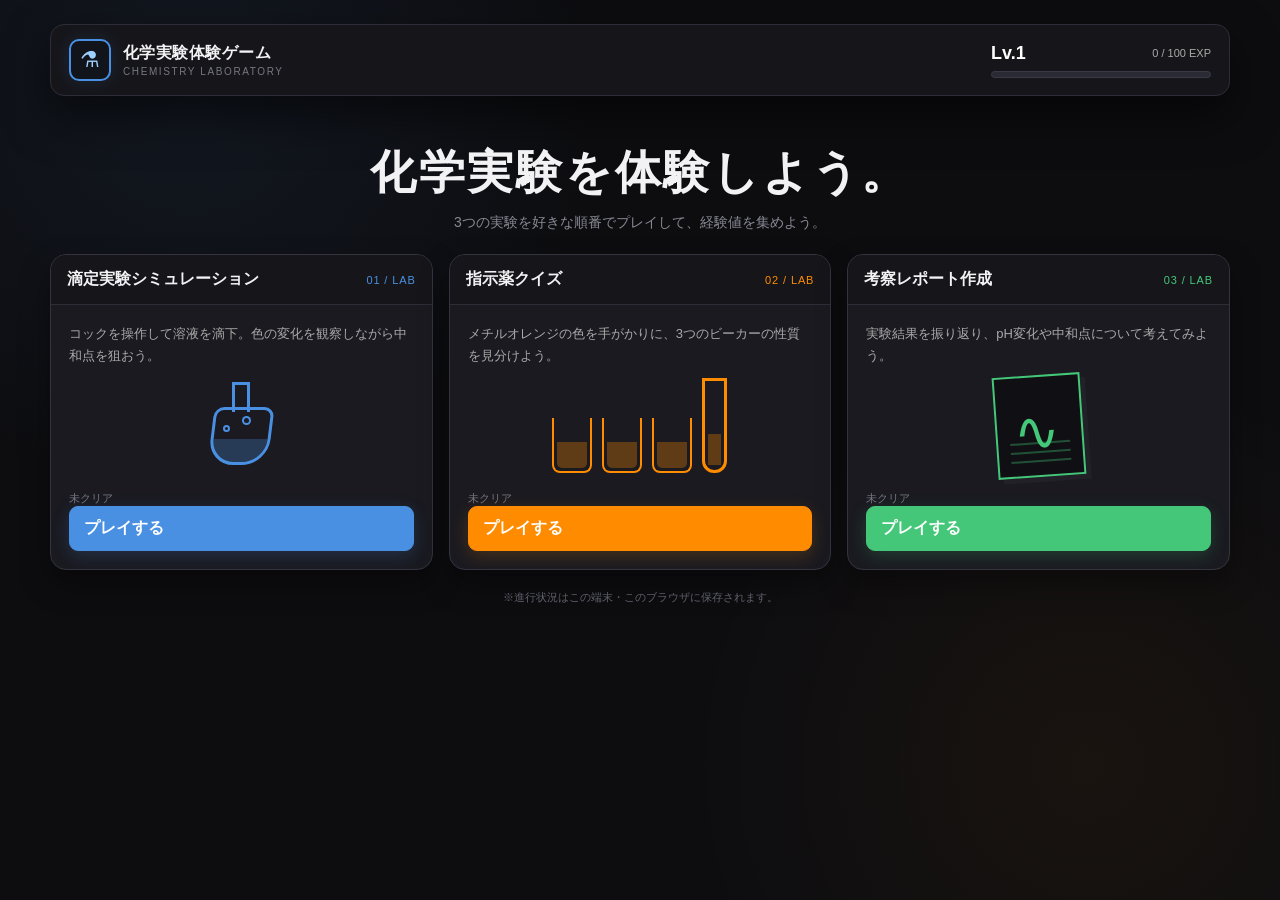
<file: index.html>
<!DOCTYPE html>
<html lang="ja">
<head>
<meta charset="UTF-8"><meta name="viewport" content="width=device-width,initial-scale=1.0"><title>化学実験体験ゲーム</title>
<link rel="stylesheet" href="style.css">
</head>
<body>
<div class="app-bg"><div class="app-shell">
  <header class="topbar">
    <a class="brand" href="index.html" aria-label="トップへ">
      <div class="logo">⚗</div><div><div class="brand-title">化学実験体験ゲーム</div><div class="brand-sub">CHEMISTRY LABORATORY</div></div>
    </a>
    <div class="player-status">
      <div class="status-row"><span class="level" data-player-level>Lv.1</span><span class="exp-text" data-player-exp>0 / 100 EXP</span></div>
      <div class="exp-track"><div class="exp-bar" data-exp-bar></div></div>
    </div>
  </header>

  <section class="hero"><h1>化学実験を体験しよう。</h1><p>3つの実験を好きな順番でプレイして、経験値を集めよう。</p></section>

  <main class="cards">
    <article class="game-card titration" data-game-card="titration">
      <div class="card-head"><span class="card-title">滴定実験シミュレーション</span><span class="card-num">01 / LAB</span></div>
      <div class="card-body">
        <div class="card-desc">コックを操作して溶液を滴下。色の変化を観察しながら中和点を狙おう。</div>
        <div class="illustration"><div class="flask"><div class="flask-neck"></div><div class="flask-body"><div class="flask-liquid"></div></div><div class="bubbles"></div></div></div>
        <div class="score-line" data-score="titration"></div>
        <div class="card-bottom"><a class="play-btn" href="tekitei.html">プレイする</a><span class="clear-badge">CLEAR</span></div>
      </div>
    </article>

    <article class="game-card indicator" data-game-card="indicator">
      <div class="card-head"><span class="card-title">指示薬クイズ</span><span class="card-num">02 / LAB</span></div>
      <div class="card-body">
        <div class="card-desc">メチルオレンジの色を手がかりに、3つのビーカーの性質を見分けよう。</div>
        <div class="illustration"><div class="beakers"><div class="mini-beaker"></div><div class="mini-beaker"></div><div class="mini-beaker"></div><div class="tube"></div></div></div>
        <div class="score-line" data-score="indicator"></div>
        <div class="card-bottom"><a class="play-btn" href="yosyumetiru_v2.html">プレイする</a><span class="clear-badge">CLEAR</span></div>
      </div>
    </article>

    <article class="game-card report" data-game-card="report">
      <div class="card-head"><span class="card-title">考察レポート作成</span><span class="card-num">03 / LAB</span></div>
      <div class="card-body">
        <div class="card-desc">実験結果を振り返り、pH変化や中和点について考えてみよう。</div>
        <div class="illustration"><div class="report-paper"><div class="report-lines"></div></div></div>
        <div class="score-line" data-score="report"></div>
        <div class="card-bottom"><a class="play-btn" href="kousatsu_report.html">プレイする</a><span class="clear-badge">CLEAR</span></div>
      </div>
    </article>
  </main>

  <p class="footer-note">※進行状況はこの端末・このブラウザに保存されます。</p>
</div></div>
<script src="game-data.js"></script>
<script>
  function render() {
    ChemistryGame.renderHeader();
    const data = ChemistryGame.load();
    document.querySelectorAll('[data-game-card]').forEach(card => {
      const id = card.dataset.gameCard;
      const g = data.games[id];
      if (g && g.cleared) card.classList.add('cleared');
      const score = card.querySelector(`[data-score="${id}"]`);
      if (score) score.textContent = g && g.bestScore != null ? `最高スコア：${g.bestScore} / 100` : '未クリア';
    });
  }
  render();
</script>
</body></html>
</file>
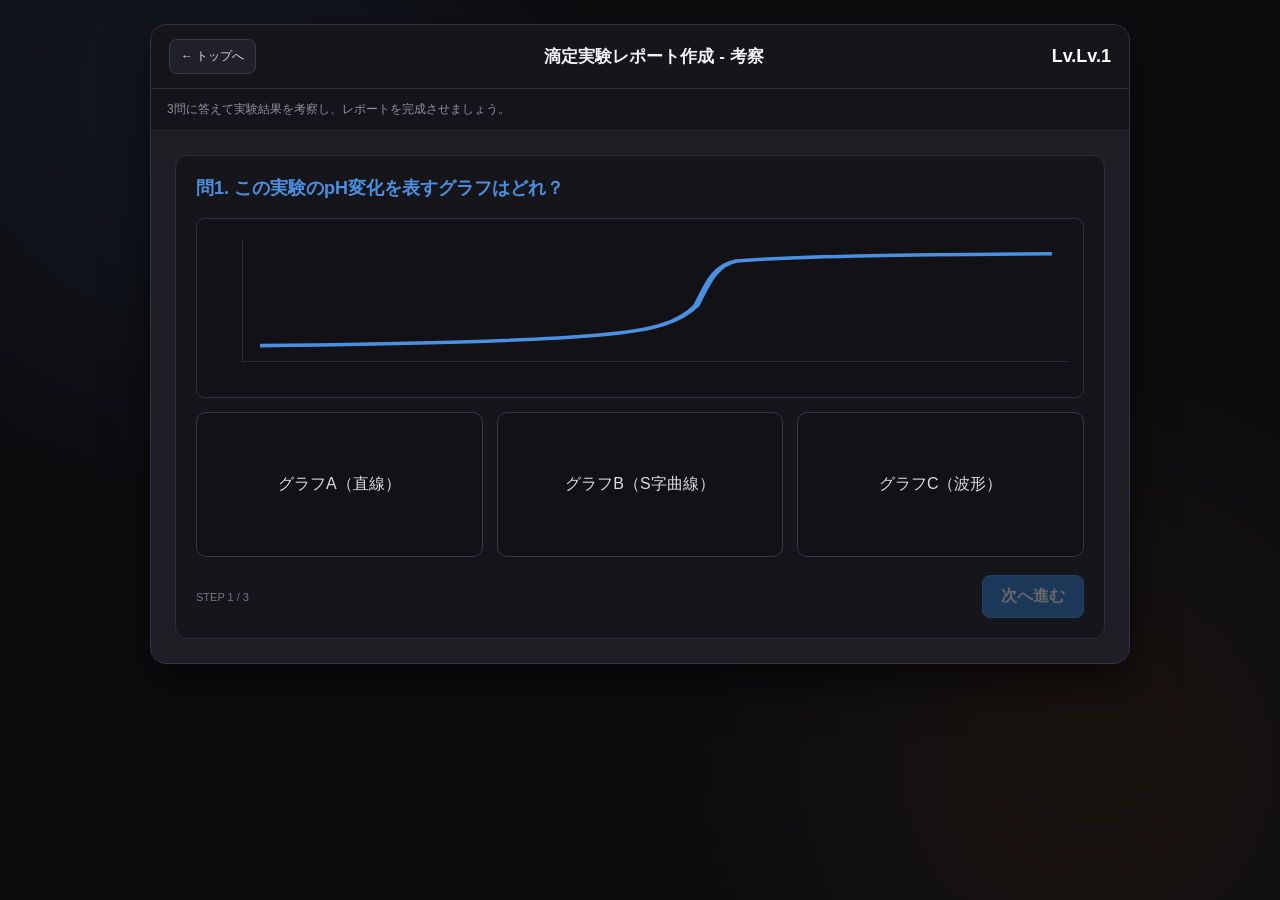
<file: kousatsu_report.html>
<!DOCTYPE html><html lang="ja"><head><meta charset="UTF-8"><meta name="viewport" content="width=device-width,initial-scale=1.0"><title>滴定実験レポート作成 - 考察</title><link rel="stylesheet" href="style.css">
<style>
.report-wrap{padding:24px}.question{background:#16161a;border:1px solid #2d2d38;border-radius:12px;padding:20px}.question h2{font-size:18px;color:#4a90e2;margin:0 0 18px}.options{display:grid;grid-template-columns:repeat(3,1fr);gap:14px}.option{min-height:145px;border:1px solid #383844;background:#111116;border-radius:10px;padding:16px;display:grid;place-items:center;text-align:center;color:#ddd;cursor:pointer;transition:.18s}.option:hover{border-color:#4a90e2}.option.selected{border-color:#4a90e2;background:#182538;box-shadow:0 0 0 1px #4a90e2 inset}.nav{display:flex;justify-content:space-between;align-items:center;margin-top:18px}.step{color:#777783;font-size:11px}.next{background:#2677cc;border:1px solid #4a90e2;color:#fff;border-radius:8px;padding:10px 18px;font-weight:800}.next:disabled{opacity:.35;cursor:not-allowed}.report-page{display:none;background:#0d0d10;border:1px solid #2d2d38;border-radius:10px;padding:18px;color:#55e486;font-family:'Courier New',monospace;white-space:pre-wrap;line-height:1.65;font-size:12px;max-height:430px;overflow:auto}.stamp{display:none;margin:16px auto 0;width:110px;height:110px;border:4px double #ff4d4d;border-radius:50%;align-items:center;justify-content:center;flex-direction:column;color:#ff4d4d;transform:rotate(-10deg);font-weight:900}.stamp.show{display:flex}.stamp strong{font-size:38px;line-height:1}.stamp small{font-size:9px;letter-spacing:.12em}.graph{height:180px;border:1px solid #30303c;border-radius:9px;background:#111116;position:relative;overflow:hidden;margin-bottom:14px}.graph:before,.graph:after{content:'';position:absolute;background:#292934}.graph:before{left:45px;right:15px;bottom:35px;height:1px}.graph:after{left:45px;top:20px;bottom:35px;width:1px}.curve{position:absolute;left:55px;right:20px;bottom:35px;height:110px;border-bottom:3px solid transparent;border-right:3px solid transparent}.curve svg{width:100%;height:100%}
@media(max-width:650px){.report-wrap{padding:12px}.options{grid-template-columns:1fr}.option{min-height:85px}.graph{height:150px}}
</style></head><body><div class="app-bg"><div class="game-page"><div class="game-frame">
<header class="game-header"><a class="back-btn" href="index.html">← トップへ</a><h1>滴定実験レポート作成 - 考察</h1><div class="level">Lv.<span data-player-level>1</span></div></header><div class="notice">3問に答えて実験結果を考察し、レポートを完成させましょう。</div>
<main class="report-wrap"><div id="questions"></div><div id="report" class="report-page"></div><div id="stamp" class="stamp"><strong id="rank">S</strong><small id="rankText">EXCELLENT</small></div></main>
</div></div></div>
<div id="result" class="result-overlay"><div class="result-modal"><div class="result-icon">📝</div><h2 id="result-title">レポート完成！</h2><div class="result-score" id="score">100点</div><div class="result-exp" id="exp">+80 EXP</div><p id="detail" style="color:#9999a6;font-size:12px"></p><div class="modal-actions"><a href="index.html" class="primary">トップへ戻る</a><button onclick="location.reload()">もう一度</button></div></div></div>
<div id="levelup" class="level-up"><div class="level-up-box"><div class="level-up-label">LEVEL UP</div><div class="level-up-number" id="level-number">Lv.2</div><button id="level-close">続ける</button></div></div>
<script src="game-data.js"></script><script>
ChemistryGame.renderHeader();
const qs=[{title:'問1. この実験のpH変化を表すグラフはどれ？',options:['グラフA（直線）','グラフB（S字曲線）','グラフC（波形）'],answer:1},{title:'問2. 数滴で色が急激に変化した理由は？',options:['液の温度が上昇したため','pHジャンプが起きたため','指示薬が蒸発したため'],answer:1},{title:'問3. 滴定の技術は生活のどこで役立つ？',options:['食品の酸度チェック','金属の硬度測定','電気の電圧測定'],answer:0}];let step=0,answers=[];
function renderQuestion(){const q=qs[step];document.getElementById('questions').innerHTML=`<section class="question"><h2>${q.title}</h2>${step===0?'<div class="graph"><div class="curve"><svg viewBox="0 0 500 120" preserveAspectRatio="none"><path d="M5,105 C100,103 170,100 215,93 C250,88 265,78 275,60 C282,35 286,15 300,10 C345,4 410,3 495,2" fill="none" stroke="#4a90e2" stroke-width="4"/></svg></div></div>':''}<div class="options">${q.options.map((o,i)=>`<div class="option" data-i="${i}">${o}</div>`).join('')}</div><div class="nav"><span class="step">STEP ${step+1} / 3</span><button class="next" id="next" disabled>${step===2?'レポート作成':'次へ進む'}</button></div></section>`;document.querySelectorAll('.option').forEach(el=>el.onclick=()=>{document.querySelectorAll('.option').forEach(x=>x.classList.remove('selected'));el.classList.add('selected');answers[step]=+el.dataset.i;document.getElementById('next').disabled=false});document.getElementById('next').onclick=()=>{if(step<2){step++;renderQuestion()}else generateReport()}}
renderQuestion();
function generateReport(){document.getElementById('questions').style.display='none';document.querySelector('.notice').textContent='実験レポート出力結果';const graphAns=answers[0]===1?'グラフB（S字曲線）':`グラフ${String.fromCharCode(65+answers[0])}`;const reasonAns=answers[1]===1?'中和点付近での急激なpHジャンプ':'液の物理的変化';const lifeAns=answers[2]===0?'食品（お酢や果汁）の酸度測定・品質管理':'各種工業的測定';const text=`================================================\n            化学実験報告書（中和滴定）\n================================================\n\n【目的】\n水酸化ナトリウム溶液を塩酸溶液で滴定し、指示薬（メチルオレンジ）の変色域および中和反応の概要を理解する。\n\n【実験器具】\nビュレット、コック、ビーカー、スポイト、メチルオレンジ指示薬\n\n【実験操作】\n1. ビーカーに未知の溶液を用意する。\n2. コックを操作し、ビュレットから溶液を少しずつ滴下する。\n3. 指示薬の色の変化（黄色→橙色→赤色）を観察する。\n\n【実験結果】\n・滴下量：10.00 mL 付近で色の変化を確認。\n・中和における指示薬の色：橙色\n\n【考察】\n1. pH変化の挙動：\n   本実験における水溶液のpH変化は「${graphAns}」の挙動を示した。\n\n2. 急激な変色理由：\n   中和点付近にて「${reasonAns}」が発生するため、わずかな滴下量で劇的な変色が観察された。\n\n3. 生活への応用・展開：\n   本実験で用いた濃度決定技術（滴定）は、身近な「${lifeAns}」など幅広く活用されている。\n\n================================================\nEND OF REPORT\n================================================`;
const box=document.getElementById('report');box.style.display='block';let i=0;function type(){if(i<text.length){box.textContent+=text[i++];box.scrollTop=box.scrollHeight;setTimeout(type,7)}else finish()}type();}
function finish(){let correct=answers.reduce((n,a,i)=>n+(a===qs[i].answer?1:0),0);let score=[25,50,75,100][correct];let exp=Math.round(score*.8);let rank=score===100?'S':score>=75?'A':'B';document.getElementById('rank').textContent=rank;document.getElementById('rankText').textContent=rank==='S'?'EXCELLENT':rank==='A'?'GREAT':'GOOD';document.getElementById('stamp').style.color=rank==='S'?'#ff4d4d':rank==='A'?'#ffcc00':'#4cd964';document.getElementById('stamp').style.borderColor=document.getElementById('stamp').style.color;document.getElementById('stamp').classList.add('show');const r=ChemistryGame.complete('report',score,exp);document.getElementById('result-title').textContent=score>=60?'レポート完成！':'未クリア';document.getElementById('score').textContent=score+'点';document.getElementById('exp').textContent=r.expGain>0?`+${r.expGain} EXP`:'EXP獲得なし（最高記録を更新しませんでした）';document.getElementById('detail').textContent=`正解 ${correct} / 3　評価 ${rank}${r.isNewBest?'　最高記録を更新！':''}`;document.getElementById('result').style.display='grid';if(r.afterLevel>r.beforeLevel){document.getElementById('level-number').textContent='Lv.'+r.afterLevel;document.getElementById('levelup').style.display='grid';}}
document.getElementById('level-close').onclick=()=>document.getElementById('levelup').style.display='none';
</script></body></html>
</file>
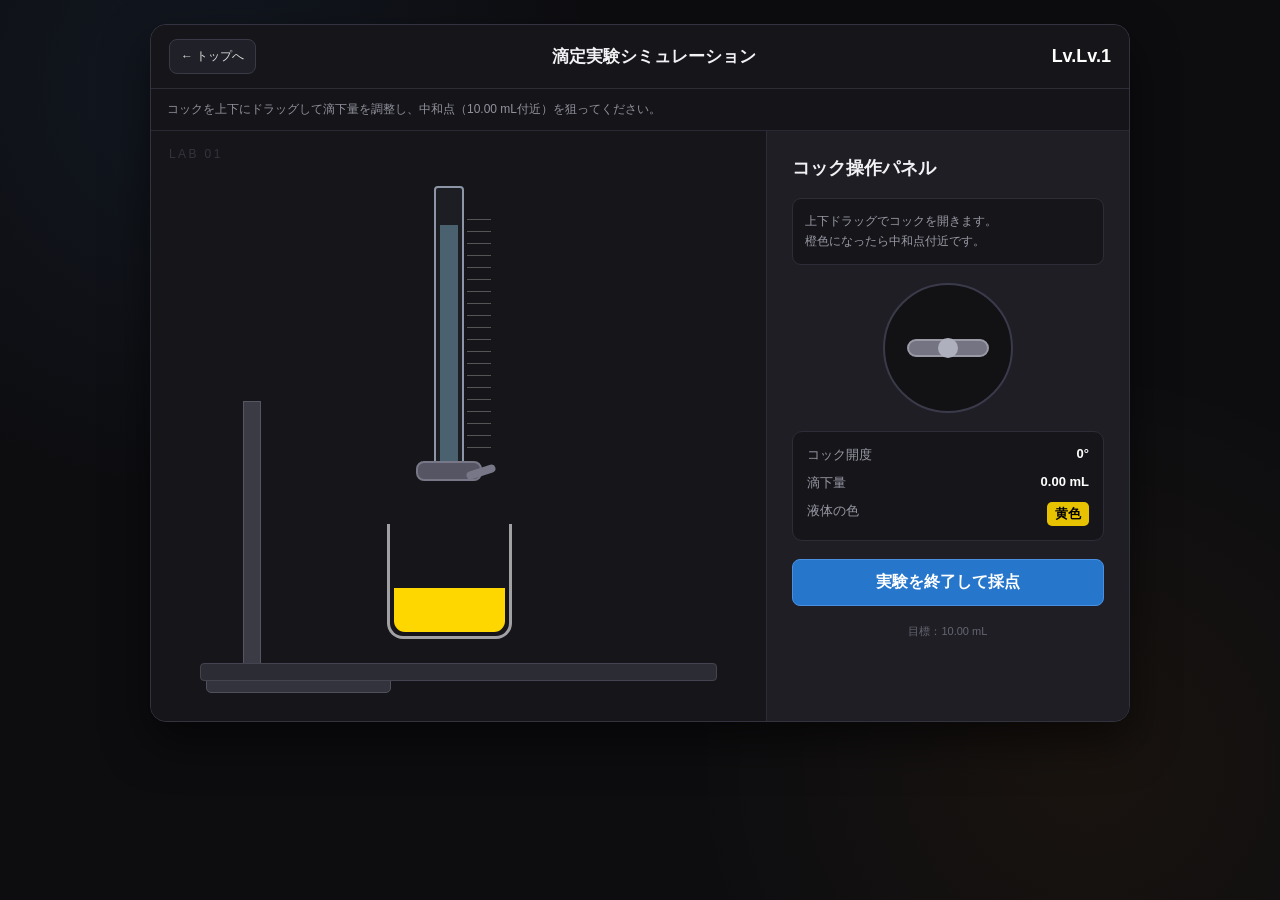
<file: tekitei.html>
<!DOCTYPE html><html lang="ja"><head><meta charset="UTF-8"><meta name="viewport" content="width=device-width,initial-scale=1.0"><title>滴定実験シミュレーション</title><link rel="stylesheet" href="style.css">
<style>
body{overflow-x:hidden}.titration-layout{display:grid;grid-template-columns:1.7fr 1fr;min-height:590px;background:#1e1e24}.stage{position:relative;min-height:590px;background:#16161a;border-right:1px solid #2d2d38;overflow:hidden}.stage:before{content:'LAB 01';position:absolute;left:18px;top:16px;color:#33333f;font-size:12px;letter-spacing:.2em}.bench{position:absolute;left:8%;right:8%;bottom:40px;height:18px;background:#2c2c35;border:1px solid #444450;border-radius:4px}.stand-base{position:absolute;left:15%;bottom:40px;width:18px;height:280px;background:#3b3b45;border:1px solid #555564}.stand-foot{position:absolute;left:9%;bottom:28px;width:30%;height:18px;background:#33333d;border:1px solid #50505c;border-radius:5px}.burette{position:absolute;left:46%;top:55px;width:30px;height:290px;border:2px solid #8c96a7;border-radius:4px 4px 12px 12px;background:rgba(180,230,255,.04);z-index:4}.burette .liquid{position:absolute;left:4px;right:4px;bottom:4px;height:245px;background:rgba(160,220,255,.35);border-radius:0 0 8px 8px}.scale{position:absolute;right:-29px;top:20px;height:240px;width:24px;color:#777;font-size:8px;background:repeating-linear-gradient(to bottom,transparent 0,transparent 11px,#555 11px,#555 12px)}.stopcock{position:absolute;left:calc(46% - 18px);top:330px;width:66px;height:20px;background:#555563;border:2px solid #777787;border-radius:8px;z-index:5}.stopcock:after{content:'';position:absolute;right:-16px;top:5px;width:30px;height:8px;background:#777787;border-radius:4px;transform:rotate(-18deg)}.drop{position:absolute;left:calc(46% + 11px);top:352px;width:7px;height:13px;border-radius:50%;background:#b5f6ff;opacity:0}.drop.on{animation:fall .28s linear infinite}@keyframes fall{0%{transform:translateY(0);opacity:1}100%{transform:translateY(170px);opacity:0}}.beaker{position:absolute;left:calc(46% - 47px);bottom:82px;width:125px;height:115px;border:3px solid rgba(255,255,255,.6);border-top:0;border-radius:0 0 16px 16px;z-index:3}.beaker-liquid{position:absolute;left:4px;right:4px;bottom:4px;height:44px;background:#ffd700;border-radius:0 0 11px 11px;transition:.2s}.panel{padding:25px;display:flex;flex-direction:column;gap:18px}.panel h2{font-size:18px;margin:0}.instruction{padding:12px;border:1px solid #2d2d38;background:#16161a;border-radius:9px;color:#9999a6;font-size:12px;line-height:1.7}.knob-area{display:grid;place-items:center}.knob{width:130px;height:130px;border-radius:50%;background:#121215;border:2px solid #3a3a4a;display:grid;place-items:center}.knob-handle{width:82px;height:18px;border-radius:9px;background:#747482;border:2px solid #9a9aa7;transform-origin:center;cursor:grab;touch-action:none}.knob-handle:after{content:'';display:block;width:20px;height:20px;background:#aeb0bd;border-radius:50%;margin-top:-3px;margin-left:29px}.info{background:#16161a;border:1px solid #2d2d38;border-radius:10px;padding:14px}.row{display:flex;justify-content:space-between;margin:0 0 10px;color:#9999a6;font-size:13px}.row:last-child{margin-bottom:0}.val{color:#fff;font-weight:800}.status{padding:3px 8px;border-radius:5px;font-weight:800;background:#e6c200;color:#000}.finish{width:100%;padding:12px;border:1px solid #4a90e2;background:#2677cc;color:#fff;border-radius:8px;font-weight:800}.finish:disabled{opacity:.35;cursor:not-allowed}.target{font-size:11px;color:#666673;text-align:center}
@media(max-width:760px){.titration-layout{grid-template-columns:1fr}.stage{min-height:430px;height:430px;border-right:0;border-bottom:1px solid #2d2d38}.panel{min-height:470px}.burette{left:50%;top:25px;width:26px;height:235px;transform:translateX(-50%)}.burette .liquid{height:195px}.stopcock{left:calc(50% - 16px);top:260px}.drop{left:calc(50% + 10px);top:282px}.beaker{left:50%;bottom:28px;width:110px;height:92px;transform:translateX(-50%)}.beaker-liquid{height:36px}.knob-area{touch-action:none}.knob{touch-action:none}.knob-handle{touch-action:none;width:96px;height:22px}}
</style></head><body><div class="app-bg"><div class="game-page"><div class="game-frame">
<header class="game-header"><div><a class="back-btn" href="index.html">← トップへ</a></div><h1>滴定実験シミュレーション</h1><div class="level">Lv.<span data-player-level>1</span></div></header>
<div class="notice">コックを上下にドラッグして滴下量を調整し、中和点（10.00 mL付近）を狙ってください。</div>
<div class="titration-layout"><section class="stage"><div class="stand-base"></div><div class="stand-foot"></div><div class="burette"><div id="burette-liquid" class="liquid"></div><div class="scale"></div></div><div id="stopcock" class="stopcock"></div><div id="drop" class="drop"></div><div class="beaker"><div id="beaker-liquid" class="beaker-liquid"></div></div><div class="bench"></div></section>
<section class="panel"><h2>コック操作パネル</h2><div class="instruction">上下ドラッグでコックを開きます。<br>橙色になったら中和点付近です。</div><div class="knob-area"><div class="knob"><div id="knob-handle" class="knob-handle"></div></div></div><div class="info"><div class="row"><span>コック開度</span><span id="angle" class="val">0°</span></div><div class="row"><span>滴下量</span><span id="volume" class="val">0.00 mL</span></div><div class="row"><span>液体の色</span><span id="status" class="status">黄色</span></div></div><button id="finish" class="finish">実験を終了して採点</button><div class="target">目標：10.00 mL</div></section></div></div></div></div>
<div id="result" class="result-overlay"><div class="result-modal"><div class="result-icon">⚗</div><h2 id="result-title">実験クリア！</h2><div class="result-score" id="result-score">85点</div><div class="result-exp" id="result-exp">+68 EXP</div><p id="result-detail" style="color:#9999a6;font-size:12px"></p><div class="modal-actions"><a href="index.html" class="primary">トップへ戻る</a><button onclick="location.reload()">もう一度</button></div></div></div>
<div id="levelup" class="level-up"><div class="level-up-box"><div class="level-up-label">LEVEL UP</div><div class="level-up-number" id="level-number">Lv.2</div><button id="level-close">続ける</button></div></div>
<script src="game-data.js"></script><script>
ChemistryGame.renderHeader();
const knob=document.getElementById('knob-handle'), liquid=document.getElementById('burette-liquid'), beaker=document.getElementById('beaker-liquid'), drop=document.getElementById('drop'), angleEl=document.getElementById('angle'), volumeEl=document.getElementById('volume'), statusEl=document.getElementById('status'), finish=document.getElementById('finish');
const knobArea=document.querySelector(".knob-area");let dragging=false,startY=0,startAngle=0,angle=0,buretteHeight=195,beakerHeight=36,volume=0,ended=false;
function updateVisual(){knob.style.transform=`rotate(${angle}deg)`;angleEl.textContent=Math.round(angle)+'°';if(angle>0&&!ended)drop.classList.add('on');else drop.classList.remove('on');if(volume<9.8){beaker.style.background='#ffd700';statusEl.textContent='黄色';statusEl.style.background='#e6c200';statusEl.style.color='#000';}else if(volume<=10.2){beaker.style.background='#ff8c00';statusEl.textContent='橙色（中和点！）';statusEl.style.background='#ff8c00';statusEl.style.color='#fff';}else{beaker.style.background='#ff3344';statusEl.textContent='赤色';statusEl.style.background='#ff3344';statusEl.style.color='#fff';}}
function pointerStart(e){if(ended)return;e.preventDefault();dragging=true;startY=e.clientY;startAngle=angle;e.currentTarget.setPointerCapture?.(e.pointerId)}
function pointerMove(e){if(!dragging)return;e.preventDefault();const delta=e.clientY-startY;angle=Math.max(0,Math.min(90,startAngle+delta));updateVisual()}
function pointerEnd(){dragging=false}
knobArea.addEventListener('pointerdown',pointerStart);knobArea.addEventListener('pointermove',pointerMove);knobArea.addEventListener('pointerup',pointerEnd);knobArea.addEventListener('pointercancel',pointerEnd);
setInterval(()=>{if(ended||angle<=0||buretteHeight<=0)return;const flow=(angle/90)*0.08;buretteHeight=Math.max(0,buretteHeight-flow*5);beakerHeight=Math.min(100,beakerHeight+flow*1.5);volume+=flow;liquid.style.height=buretteHeight+'px';beaker.style.height=beakerHeight+'px';volumeEl.textContent=volume.toFixed(2)+' mL';updateVisual();},30);
finish.addEventListener('click',()=>{if(ended)return;ended=true;angle=0;updateVisual();finish.disabled=true;const error=Math.abs(volume-10);const score=Math.max(0,Math.round(100-error*25));const exp=Math.round(score*.8);const r=ChemistryGame.complete('titration',score,exp);showResult(r,`中和点との差は ${error.toFixed(2)} mL でした。`);});
function showResult(r,detail){document.getElementById('result-title').textContent=r.score>=60?'実験クリア！':'実験未クリア';document.getElementById('result-score').textContent=r.score+'点';document.getElementById('result-exp').textContent=r.expGain>0?`+${r.expGain} EXP`:'EXP獲得なし（最高記録を更新しませんでした）';document.getElementById('result-detail').textContent=detail+(r.isNewBest?' 最高記録を更新！':'');document.getElementById('result').style.display='grid';if(r.afterLevel>r.beforeLevel){document.getElementById('level-number').textContent='Lv.'+r.afterLevel;document.getElementById('levelup').style.display='grid';}}
document.getElementById('level-close').onclick=()=>document.getElementById('levelup').style.display='none';
</script></body></html>
</file>
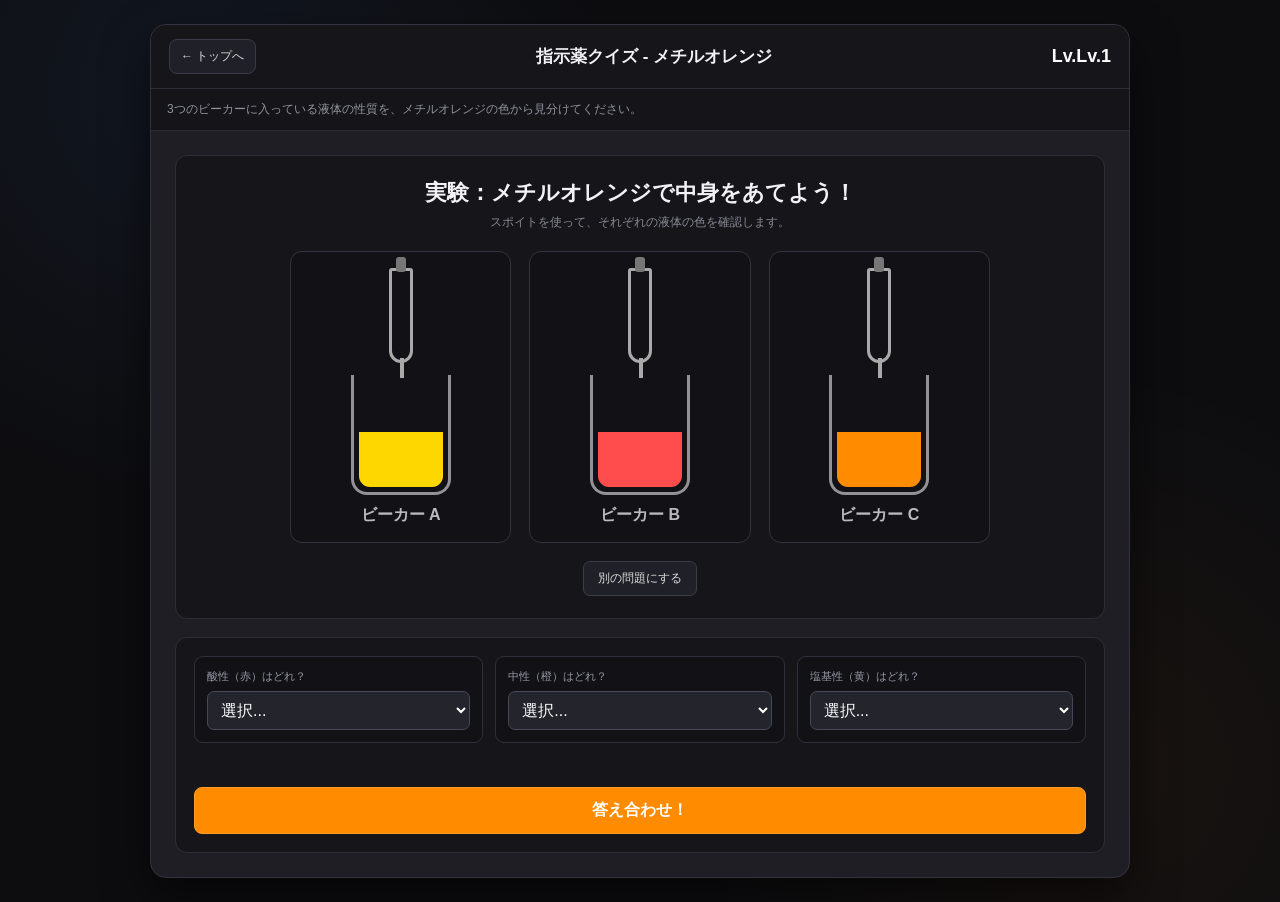
<file: yosyumetiru_v2.html>
<!DOCTYPE html><html lang="ja"><head><meta charset="UTF-8"><meta name="viewport" content="width=device-width,initial-scale=1.0"><title>指示薬クイズ - メチルオレンジ</title><link rel="stylesheet" href="style.css">
<style>
.quiz{padding:24px}.lab-stage{background:#16161a;border:1px solid #2d2d38;border-radius:12px;padding:22px}.quiz-title{text-align:center;font-size:22px;font-weight:800;margin:0 0 6px}.quiz-sub{text-align:center;color:#888894;font-size:12px;margin-bottom:20px}.beaker-grid{display:grid;grid-template-columns:repeat(3,1fr);gap:18px;max-width:700px;margin:auto}.beaker-card{background:#111116;border:1px solid #333340;border-radius:12px;padding:16px;text-align:center}.beaker-label{font-weight:800;margin-top:10px;color:#bbb}.beaker{width:100px;height:120px;margin:0 auto;position:relative;border:3px solid rgba(255,255,255,.55);border-top:0;border-radius:0 0 16px 16px}.liquid{position:absolute;left:5px;right:5px;bottom:5px;height:55px;border-radius:0 0 11px 11px;background:rgba(255,255,255,.08);transition:.25s}.pipette{width:24px;height:95px;border:3px solid #aaa;border-radius:3px 3px 12px 12px;margin:0 auto 12px;position:relative}.pipette:before{content:'';position:absolute;top:-14px;left:4px;width:10px;height:15px;background:#777;border-radius:3px}.pipette:after{content:'';position:absolute;bottom:-18px;left:8px;width:4px;height:20px;background:#aaa}.answer-panel{margin-top:18px;background:#16161a;border:1px solid #2d2d38;border-radius:12px;padding:18px}.select-grid{display:grid;grid-template-columns:repeat(3,1fr);gap:12px}.select-box{background:#111116;border:1px solid #30303c;border-radius:9px;padding:12px}.select-box label{display:block;font-size:11px;color:#9999a6;margin-bottom:7px}.select-box select{width:100%;background:#24242c;color:#fff;border:1px solid #484856;border-radius:7px;padding:9px}.submit-btn{width:100%;margin-top:14px;background:#ff8c00;border:1px solid #ff9e26;color:#fff;padding:12px;border-radius:8px;font-weight:800}.result-message{text-align:center;min-height:20px;margin-top:10px;font-weight:800}.shuffle{display:block;margin:18px auto 0;background:#202028;border:1px solid #3d3d49;color:#ddd;padding:8px 14px;border-radius:7px;font-size:12px}.hidden-color{filter:saturate(.05)}
@media(max-width:650px){.beaker-grid,.select-grid{grid-template-columns:1fr}.beaker-grid{gap:10px}.quiz{padding:12px}.lab-stage{padding:14px}}
</style></head><body><div class="app-bg"><div class="game-page"><div class="game-frame">
<header class="game-header"><a class="back-btn" href="index.html">← トップへ</a><h1>指示薬クイズ - メチルオレンジ</h1><div class="level">Lv.<span data-player-level>1</span></div></header>
<div class="notice">3つのビーカーに入っている液体の性質を、メチルオレンジの色から見分けてください。</div>
<main class="quiz"><section class="lab-stage"><h2 class="quiz-title">実験：メチルオレンジで中身をあてよう！</h2><div class="quiz-sub">スポイトを使って、それぞれの液体の色を確認します。</div><div class="beaker-grid" id="beakers"></div><button class="shuffle" id="shuffle">別の問題にする</button></section>
<section class="answer-panel"><div class="select-grid"><div class="select-box"><label>酸性（赤）はどれ？</label><select id="acid"><option value="">選択...</option><option value="0">ビーカー A</option><option value="1">ビーカー B</option><option value="2">ビーカー C</option></select></div><div class="select-box"><label>中性（橙）はどれ？</label><select id="neutral"><option value="">選択...</option><option value="0">ビーカー A</option><option value="1">ビーカー B</option><option value="2">ビーカー C</option></select></div><div class="select-box"><label>塩基性（黄）はどれ？</label><select id="alkali"><option value="">選択...</option><option value="0">ビーカー A</option><option value="1">ビーカー B</option><option value="2">ビーカー C</option></select></div></div><div id="message" class="result-message"></div><button id="submit" class="submit-btn">答え合わせ！</button></section></main>
</div></div></div>
<div id="result" class="result-overlay"><div class="result-modal"><div class="result-icon">🧪</div><h2 id="result-title">クイズクリア！</h2><div class="result-score" id="score">0点</div><div class="result-exp" id="exp">+0 EXP</div><p id="detail" style="color:#9999a6;font-size:12px"></p><div class="modal-actions"><a href="index.html" class="primary">トップへ戻る</a><button onclick="location.reload()">もう一度</button></div></div></div>
<div id="levelup" class="level-up"><div class="level-up-box"><div class="level-up-label">LEVEL UP</div><div class="level-up-number" id="level-number">Lv.2</div><button id="level-close">続ける</button></div></div>
<script src="game-data.js"></script><script>
ChemistryGame.renderHeader();const beakersEl=document.getElementById('beakers'),message=document.getElementById('message');let contents=[];
const defs={acid:{name:'酸性',color:'#ff4d4d'},neutral:{name:'中性',color:'#ff8c00'},alkali:{name:'塩基性',color:'#ffd700'}};
function shuffle(){contents=['acid','neutral','alkali'].sort(()=>Math.random()-.5);beakersEl.innerHTML='';contents.forEach((type,i)=>{const d=document.createElement('div');d.className='beaker-card';d.innerHTML=`<div class="pipette"></div><div class="beaker"><div class="liquid hidden-color" id="liquid-${i}"></div></div><div class="beaker-label">ビーカー ${String.fromCharCode(65+i)}</div>`;beakersEl.appendChild(d)});message.textContent='';document.querySelectorAll('select').forEach(s=>s.value='');setTimeout(()=>{contents.forEach((type,i)=>{const el=document.getElementById('liquid-'+i);el.classList.remove('hidden-color');el.style.background=defs[type].color;});},250)}
shuffle();document.getElementById('shuffle').onclick=shuffle;
document.getElementById('submit').onclick=()=>{const ans={acid:+document.getElementById('acid').value,neutral:+document.getElementById('neutral').value,alkali:+document.getElementById('alkali').value};if(Object.values(ans).some(Number.isNaN)){message.textContent='3つすべて選択してください。';message.style.color='#ffcc66';return}let correct=0;if(contents[ans.acid]==='acid')correct++;if(contents[ans.neutral]==='neutral')correct++;if(contents[ans.alkali]==='alkali')correct++;const score=[10,40,70,100][correct];const exp=Math.round(score*.8);const r=ChemistryGame.complete('indicator',score,exp);document.getElementById('result-title').textContent=score>=60?'クイズクリア！':'クイズ未クリア';document.getElementById('score').textContent=score+'点';document.getElementById('exp').textContent=r.expGain>0?`+${r.expGain} EXP`:'EXP獲得なし（最高記録を更新しませんでした）';document.getElementById('detail').textContent=`正解 ${correct} / 3${r.isNewBest?'　最高記録を更新！':''}`;document.getElementById('result').style.display='grid';if(r.afterLevel>r.beforeLevel){document.getElementById('level-number').textContent='Lv.'+r.afterLevel;document.getElementById('levelup').style.display='grid';}};
document.getElementById('level-close').onclick=()=>document.getElementById('levelup').style.display='none';
</script></body></html>
</file>
<file: style.css>
* { box-sizing: border-box; }
:root {
  --bg: #0d0d10;
  --panel: #1a1a20;
  --panel2: #16161a;
  --line: #343440;
  --text: #f2f2f5;
  --muted: #8e8e9b;
  --blue: #4a90e2;
  --blue2: #2677cc;
  --orange: #ff8c00;
  --green: #45c77a;
  --red: #ff4d5a;
  --shadow: 0 20px 45px rgba(0,0,0,.55);
}
html, body { margin:0; min-height:100%; background:var(--bg); color:var(--text); font-family:'Helvetica Neue',Arial,sans-serif; }
body { min-height:100vh; }
button, select { font:inherit; }
button { cursor:pointer; }
a { color:inherit; text-decoration:none; }
.app-bg {
  min-height:100vh; padding:24px;
  background:
    radial-gradient(circle at 15% 10%, rgba(74,144,226,.08), transparent 30%),
    radial-gradient(circle at 85% 85%, rgba(255,140,0,.05), transparent 30%),
    #0d0d10;
}
.app-shell { width:min(1180px,100%); margin:auto; }
.topbar {
  display:flex; align-items:center; justify-content:space-between; gap:16px;
  padding:14px 18px; background:#16161a; border:1px solid #2d2d38; border-radius:14px;
  box-shadow:var(--shadow); margin-bottom:18px;
}
.brand { display:flex; align-items:center; gap:12px; }
.logo {
  width:42px;height:42px;border:2px solid var(--blue);border-radius:10px;display:grid;place-items:center;
  color:#9ed0ff;background:#11141a; font-size:22px; box-shadow:0 0 18px rgba(74,144,226,.15);
}
.brand-title { font-weight:800; letter-spacing:.03em; }
.brand-sub { color:#777783; font-size:10px; letter-spacing:.16em; margin-top:2px; }
.player-status { min-width:220px; }
.status-row { display:flex; justify-content:space-between; align-items:center; margin-bottom:7px; }
.level { font-size:18px; font-weight:800; color:#fff; }
.exp-text { font-size:11px; color:#aaa; }
.exp-track { height:7px; background:#2a2a34; border:1px solid #3a3a47; border-radius:999px; overflow:hidden; }
.exp-bar { height:100%; width:0; background:linear-gradient(90deg,#2677cc,#75b8ff); transition:width .35s ease; }
.hero { padding:28px 10px 22px; text-align:center; }
.hero h1 { margin:0; font-size:clamp(28px,5vw,46px); letter-spacing:.06em; }
.hero p { color:#898995; margin:10px 0 0; font-size:14px; }
.cards { display:grid; grid-template-columns:repeat(3,1fr); gap:16px; }
.game-card {
  position:relative; min-height:300px; background:var(--panel); border:1px solid var(--line); border-radius:16px;
  overflow:hidden; box-shadow:0 14px 30px rgba(0,0,0,.35); transition:.2s ease;
}
.game-card:hover { transform:translateY(-3px); border-color:#4a4a5b; }
.game-card.titration { --accent:var(--blue); }
.game-card.indicator { --accent:var(--orange); }
.game-card.report { --accent:var(--green); }
.card-head { padding:14px 16px; background:#16161a; border-bottom:1px solid #2d2d38; display:flex;justify-content:space-between;align-items:center; }
.card-title { font-size:16px;font-weight:800; }
.card-num { color:var(--accent); font-size:11px; letter-spacing:.08em; }
.card-body { padding:18px; display:flex; flex-direction:column; min-height:240px; }
.card-desc { color:#aaa; font-size:13px; line-height:1.7; min-height:45px; }
.illustration { height:115px; display:grid; place-items:center; color:var(--accent); }
.flask { position:relative;width:72px;height:88px; }
.flask-neck { position:absolute;left:27px;top:0;width:18px;height:30px;border:3px solid currentColor;border-bottom:0; }
.flask-body { position:absolute;left:6px;top:25px;width:60px;height:58px;border:3px solid currentColor;border-radius:10px 10px 26px 26px; transform:skew(-7deg); overflow:hidden; }
.flask-liquid { position:absolute;bottom:0;left:0;width:100%;height:45%;background:currentColor;opacity:.28; }
.bubbles { position:absolute;left:18px;top:43px;width:7px;height:7px;border:2px solid currentColor;border-radius:50%;box-shadow:20px -8px 0 -1px var(--panel),20px -8px 0 1px currentColor; }
.tube { width:25px;height:95px;border:3px solid currentColor;border-radius:0 0 12px 12px;position:relative; }
.tube:after { content:'';position:absolute;bottom:5px;left:3px;right:3px;height:35%;background:currentColor;opacity:.3; }
.beakers { display:flex;gap:10px;align-items:flex-end; }
.mini-beaker { width:40px;height:55px;border:2px solid currentColor;border-top:0;border-radius:0 0 8px 8px;position:relative; }
.mini-beaker:after { content:'';position:absolute;left:3px;right:3px;bottom:3px;height:50%;background:currentColor;opacity:.3;border-radius:0 0 5px 5px; }
.report-paper { width:88px;height:102px;border:2px solid currentColor;background:#101014;transform:rotate(-4deg);position:relative;box-shadow:5px 5px 0 rgba(255,255,255,.03); }
.report-paper:before { content:'∿';position:absolute;left:16px;top:22px;font-size:55px; }
.report-lines { position:absolute;left:12px;right:12px;bottom:13px;height:2px;background:currentColor;box-shadow:0 -9px 0 currentColor,0 -18px 0 currentColor;opacity:.35; }
.card-bottom { margin-top:auto;display:flex;align-items:center;gap:10px; }
.play-btn { flex:1;border:1px solid var(--accent);background:var(--accent);color:#fff;border-radius:9px;padding:11px 14px;font-weight:800;box-shadow:0 5px 18px color-mix(in srgb,var(--accent) 20%,transparent); }
.play-btn:hover { filter:brightness(1.1); }
.clear-badge { display:none;padding:7px 9px;border-radius:7px;background:rgba(69,199,122,.12);border:1px solid rgba(69,199,122,.55);color:#72e29b;font-size:11px;font-weight:800; }
.game-card.cleared .clear-badge { display:block; }
.game-card.cleared .play-btn { background:#24242b;border-color:#4b4b58;color:#ddd; }
.score-line { margin-top:8px;color:#777783;font-size:11px;min-height:15px; }
.footer-note { text-align:center;color:#666673;font-size:11px;margin:20px 0 4px; }
.back-btn { display:inline-flex;align-items:center;gap:7px;background:#202028;border:1px solid #3a3a47;color:#ddd;border-radius:8px;padding:8px 11px;font-size:12px; }
.game-page { width:min(980px,100%);margin:auto; }
.game-frame { background:#1e1e24;border:1px solid #33333f;border-radius:16px;box-shadow:var(--shadow);overflow:hidden; }
.game-header { display:flex;align-items:center;justify-content:space-between;padding:14px 18px;background:#16161a;border-bottom:1px solid #2d2d38; }
.game-header h1 {font-size:17px;margin:0;}
.notice { padding:12px 16px;background:#141419;border-bottom:1px solid #292934;color:#92929e;font-size:12px; }
.result-overlay { position:fixed;inset:0;background:rgba(0,0,0,.72);display:none;place-items:center;z-index:100;padding:20px; }
.result-modal { width:min(420px,100%);background:#1e1e24;border:1px solid #3d3d4b;border-radius:16px;padding:28px;text-align:center;box-shadow:0 25px 70px rgba(0,0,0,.7); }
.result-modal.show { display:block; }
.result-icon { font-size:44px;margin-bottom:8px; }
.result-modal h2 { margin:0 0 10px;font-size:25px; }
.result-score { font-size:36px;font-weight:900;color:#fff;margin:10px 0; }
.result-exp { color:#72e29b;font-weight:800;margin-bottom:20px; }
.modal-actions { display:flex;gap:10px; }
.modal-actions a,.modal-actions button { flex:1;padding:11px;border-radius:8px;border:1px solid #444452;background:#292932;color:#fff;font-weight:700; }
.modal-actions .primary { background:#2677cc;border-color:#2677cc; }
.level-up { position:fixed;inset:0;background:rgba(0,0,0,.82);display:none;place-items:center;z-index:200; }
.level-up.show { display:grid; }
.level-up-box { text-align:center;animation:pop .45s ease both; }
.level-up-label { color:#72b8ff;letter-spacing:.18em;font-weight:800; }
.level-up-number { font-size:82px;font-weight:900;margin:8px 0;color:#fff;text-shadow:0 0 35px rgba(74,144,226,.7); }
.level-up-box button { background:#2677cc;border:1px solid #5da9f6;color:white;padding:11px 30px;border-radius:8px;font-weight:800; }
@keyframes pop { from{transform:scale(.6);opacity:0} to{transform:scale(1);opacity:1} }
@media(max-width:800px){
  .app-bg{padding:10px}.cards{grid-template-columns:1fr}.topbar{align-items:flex-start}.player-status{min-width:150px}.hero{padding:20px 0}.game-page{width:100%}
}
@media(max-width:520px){.brand-sub{display:none}.brand-title{font-size:13px}.player-status{min-width:125px}.level{font-size:15px}.exp-text{font-size:9px}.topbar{padding:10px}.app-bg{padding:7px}}
</file>
